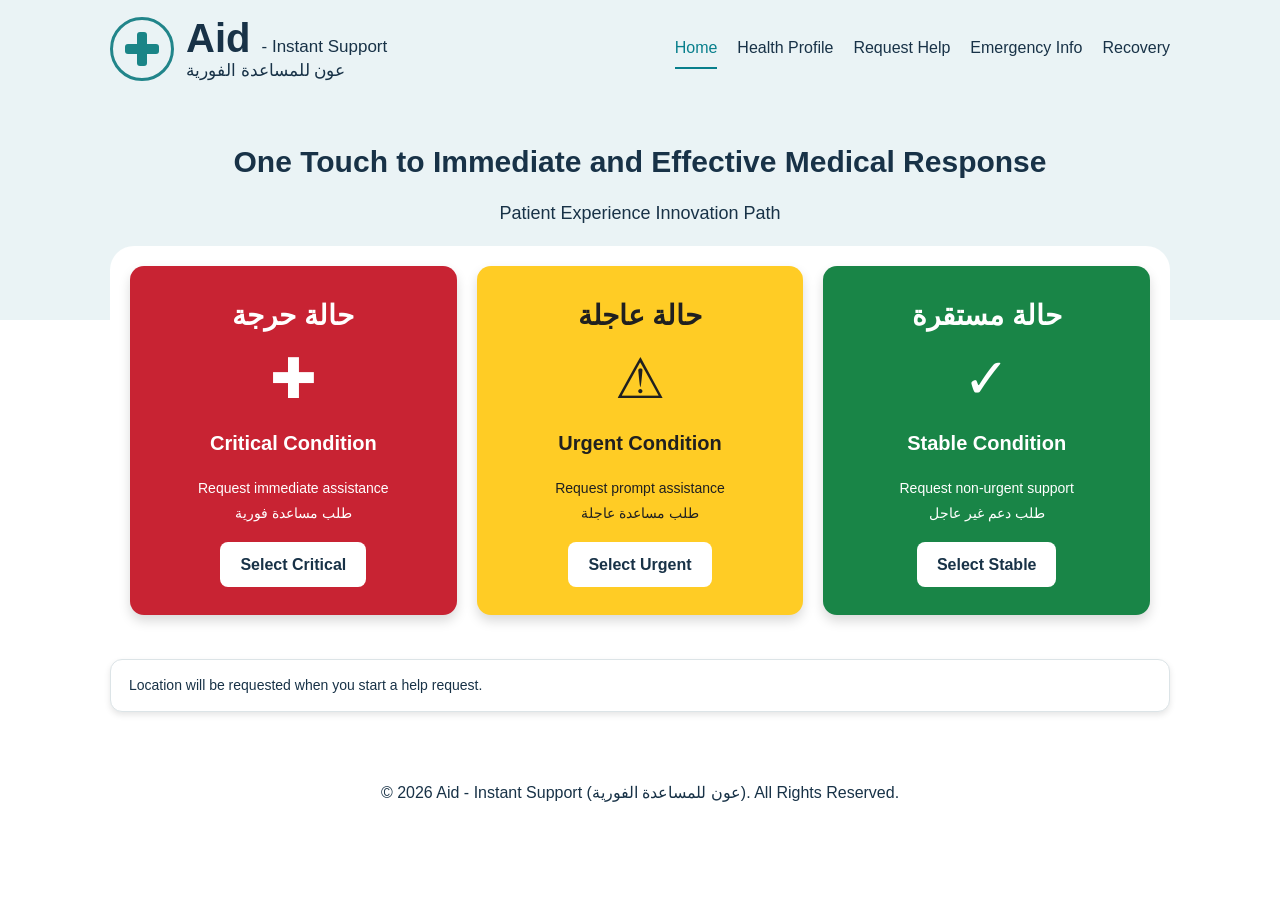
<file: index.html>
<!DOCTYPE html>
<html lang="en">
<head>
    <meta charset="UTF-8">
    <title>Aid | Home</title>
    
    <link rel="stylesheet" type="text/css" href="style.css">
</head>
    <body>
        <!-- Website name & navigation -->
        <header>
            <div class="brand">
                <span class="Logo" aria-hidden="true"></span>
                <h1>Aid <span>- Instant Support</span></h1>
                <p lang="ar" dir="rtl">عون للمساعدة الفورية</p>
            </div>

            <nav aria-label="Main navigation">
                <a href="index.html" aria-current="page">Home</a>
                <a href="profile.html">Health Profile</a>
                <a href="request.html">Request Help</a>
                <a href="Emergency Info.html">Emergency Info</a>
                <a href="recovery.html">Recovery</a>
            </nav>
        </header>

        <!-- Main homepage content. -->
        <main>
            <h2>One Touch to Immediate and Effective Medical Response</h2>
            <p class="Subtitle">
                Patient Experience Innovation Path
            </p>

            <!-- Three Conditions -->
            <section>
                <article class="Status Critical">
                    <h3 lang="ar">حالة حرجة</h3>
                    <span class="Icon" aria-hidden="true">✚</span>
                    <p>Critical Condition</p>
                    <p class="description">Request immediate assistance</p>
                    <p class="description" lang="ar">طلب مساعدة فورية</p>
                    <a href="request.html?status=critical">Select Critical</a>
                </article>

                <article class="Status Urgent">
                    <h3 lang="ar">حالة عاجلة</h3>
                    <span class="Icon" aria-hidden="true">⚠</span>
                    <p>Urgent Condition</p>
                    <p class="description">Request prompt assistance</p>
                    <p class="description" lang="ar">طلب مساعدة عاجلة</p>
                    <a href="request.html?status=urgent">Select Urgent</a>
                </article>

                <article class="Status Stable">
                    <h3 lang="ar">حالة مستقرة</h3>
                    <span class="Icon" aria-hidden="true">✓</span>
                    <p>Stable Condition</p>
                    <p class="description">Request non-urgent support</p>
                    <p class="description" lang="ar">طلب دعم غير عاجل</p>
                    <a href="request.html?status=stable">Select Stable</a>
                </article>
            </section>

            <div class="Request">
                <p class="Location">
                    Location will be requested when you start a help request.
                </p>
            </div>
        </main>

        <!-- Closing website info-->
        <footer>
            <p>&copy; 2026 Aid - Instant Support (<span lang="ar">عون للمساعدة الفورية</span>). All Rights Reserved.</p>
        </footer>
</body>
</html>
</file>
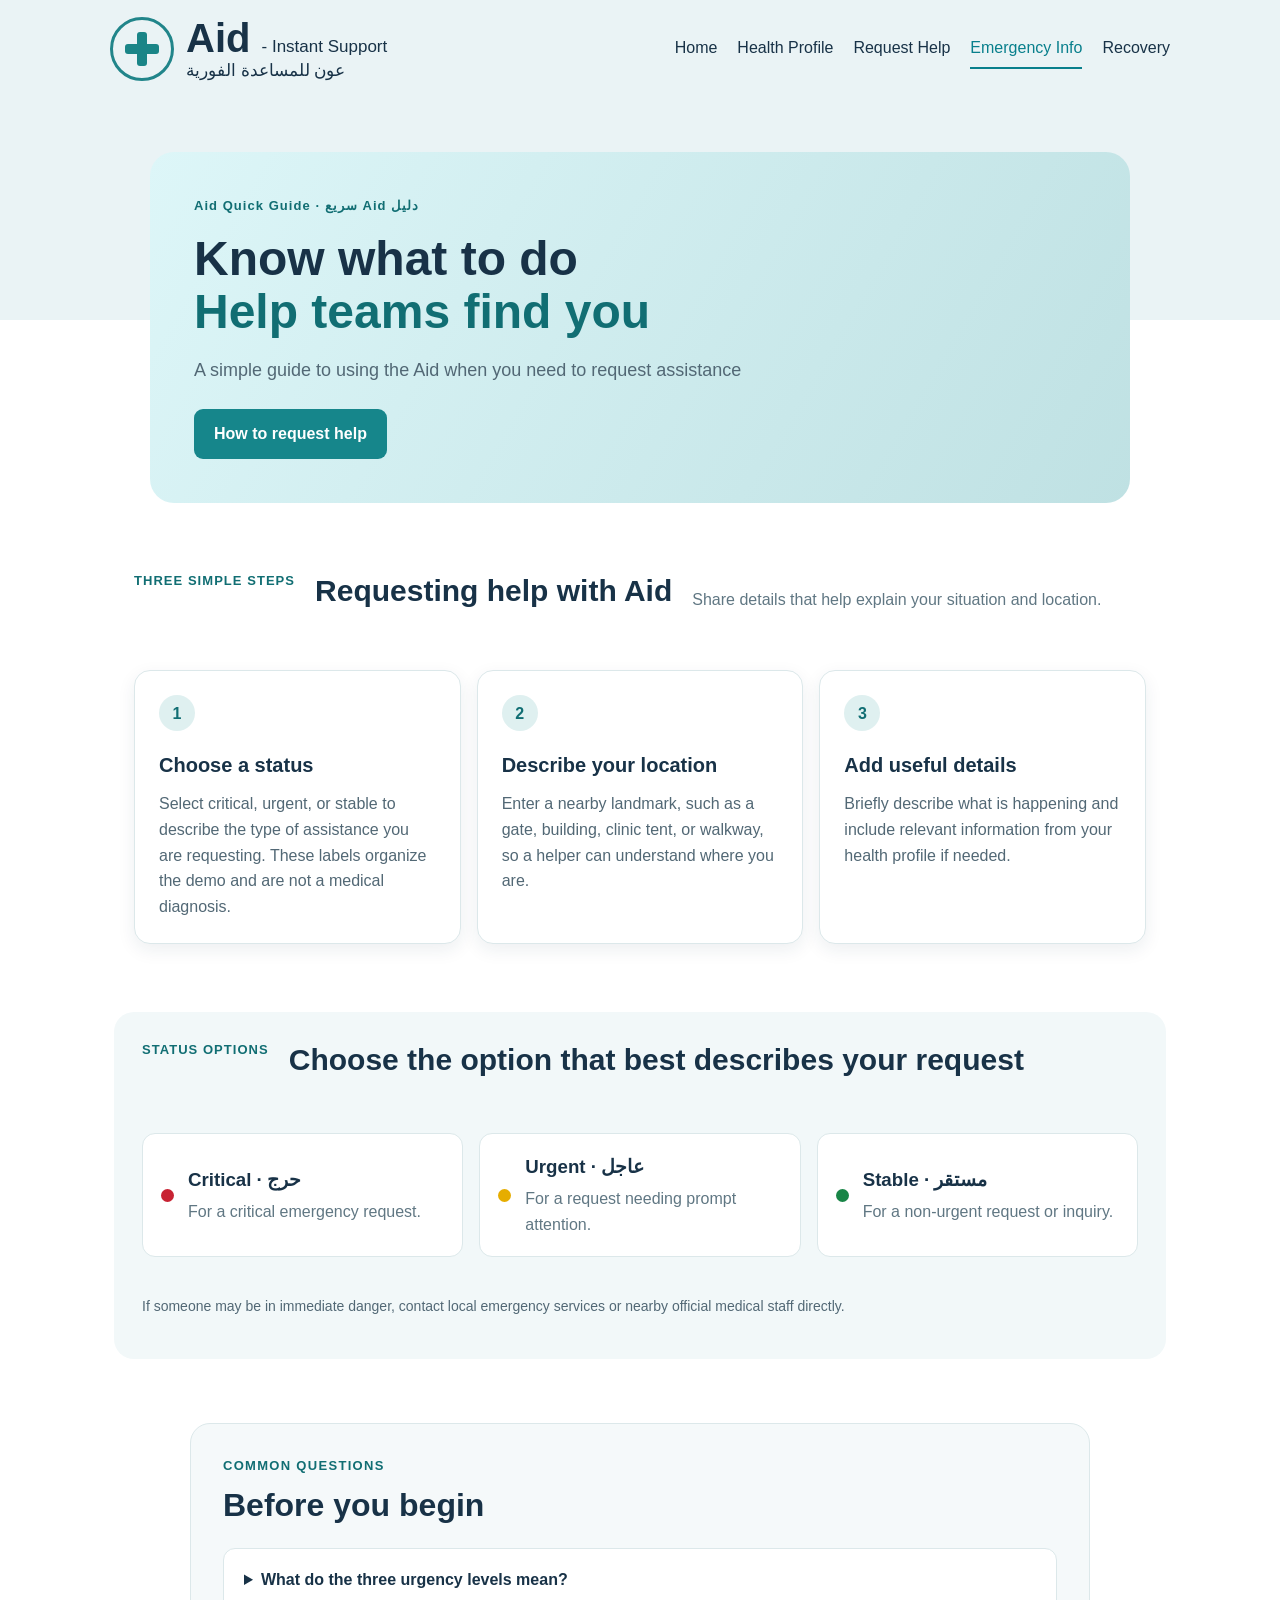
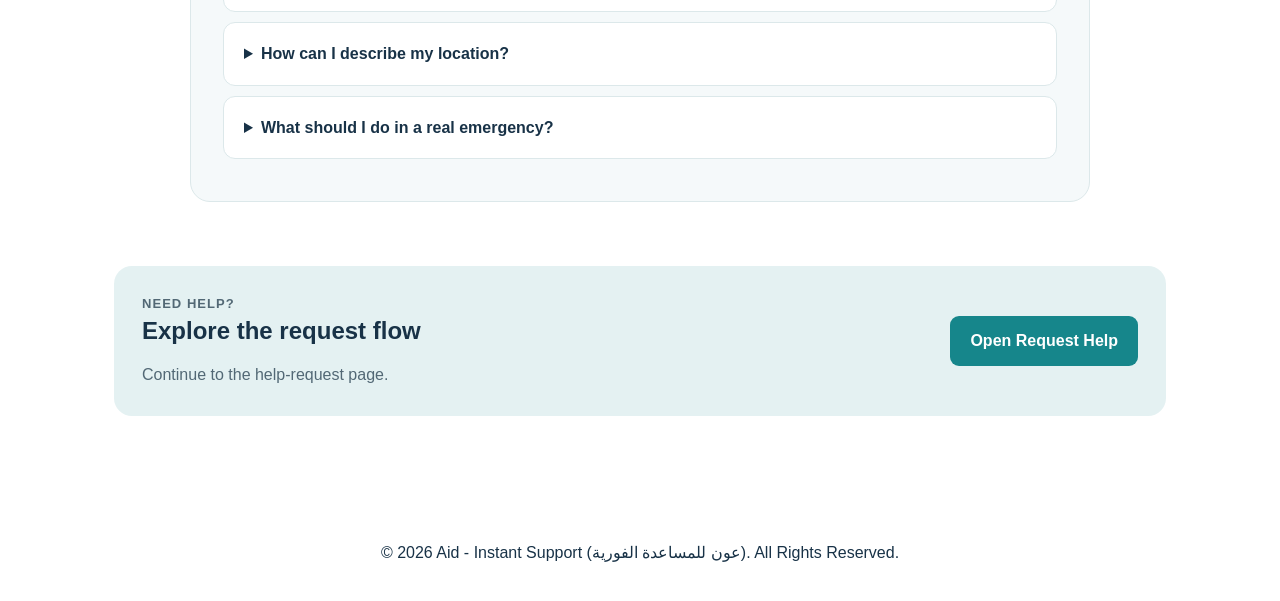
<file: Emergency Info.html>
<!DOCTYPE html>
<html lang="en">
    <head>
        <meta charset="UTF-8">
        <title>Aid | Emergency Info</title>
    
        <link rel="stylesheet" type="text/css" href="style.css">
    </head>
    <body>
        <!-- Website name & navigation -->
        <header>
            <div class="brand">
                <span class="Logo" aria-hidden="true"></span>
                <h1>Aid <span>- Instant Support</span></h1>
                <p lang="ar" dir="rtl">عون للمساعدة الفورية</p>
            </div>

            <nav aria-label="Main navigation">
                <a href="index.html">Home</a>
                <a href="profile.html">Health Profile</a>
                <a href="request.html">Request Help</a>
                <a href="Emergency Info.html" aria-current="page">Emergency Info</a>
                <a href="recovery.html">Recovery</a>
            </nav>
        </header>

        <main class="Emergency">
            <section class="Info-A">
                <p class="Info-B">Aid Quick Guide · <span lang="ar">سريع Aid دليل</span></p>
                <h2>Know what to do <br><span>Help teams find you</span></h2>
                <p class="Info-C">A simple guide to using the Aid when you need to request assistance</p>
                <a class="Info-Button" href="#steps">How to request help</a>
            </section>

            <section class="Info-Section" id="steps">
                <p class="Info-B">THREE SIMPLE STEPS</p>
                <h2>Requesting help with Aid</h2>
                <p class="Info-Intro">
                    Share details that help explain your situation and location.
                </p>

                <div class="Info-Steps">
                    <article class="Card">
                        <span class="Number">1</span>
                        <h3>Choose a status</h3>
                        <p>
                            Select critical, urgent, or stable to describe the type of assistance
                            you are requesting. These labels organize the demo and are not a
                            medical diagnosis.
                        </p>
                    </article>

                    <article class="Card">
                        <span class="Number">2</span>
                        <h3>Describe your location</h3>
                        <p>
                            Enter a nearby landmark, such as a gate, building, clinic tent,
                            or walkway, so a helper can understand where you are.
                        </p>
                    </article>

                    <article class="Card">
                            <span class="Number">3</span>
                            <h3>Add useful details</h3>
                            <p>
                                Briefly describe what is happening and include relevant information
                                from your health profile if needed.
                            </p>
                    </article>
                </div>
            </section>

            <section class="Section Statuses">
                <p class="Info-B">STATUS OPTIONS</p>
                <h2>Choose the option that best describes your request</h2>

                <div class="Status-Grid">
                    <article class="Info-Status Info-Critical">
                        <span class="Dot"></span>
                        <div>
                            <h3>Critical · حرج</h3>
                            <p>For a critical emergency request.</p>
                        </div>
                    </article>
                
                    <article class="Info-Status Info-Urgent">
                        <span class="Dot"></span>
                        <div>
                            <h3>Urgent · عاجل</h3>
                            <p>For a request needing prompt attention.</p>
                        </div>
                    </article>

                    <article class="Info-Status Info-Stable">
                        <span class="Dot"></span>
                        <div>
                            <h3>Stable · مستقر</h3>
                            <p>For a non-urgent request or inquiry.</p>
                        </div>
                    </article>
                </div>
                
                <p class="Small-Note">
                    If someone may be in immediate danger, contact local emergency services
                    or nearby official medical staff directly.
                </p>
            </section>
            
            <section class="Section FAQ">
                <p class="Info-B">COMMON QUESTIONS</p>
                <h2>Before you begin</h2>
                
                <details>
                    <summary>What do the three urgency levels mean?</summary>
                    <p>
                        Critical (red) is for life-threatening problems, like trouble breathing or heavy bleeding. <br>
                        Urgent (yellow) is for serious symptoms that are stable for now, like strong pain or a suspected fracture. <br>
                        Stable (green) is for minor symptoms.
                    </p>
                </details>

                <details>
                    <summary>How can I describe my location?</summary>
                    <p>
                        Use a recognizable nearby landmark, such as a gate, building,
                        clinic tent, or walkway. The prototype does not send GPS coordinates.
                    </p>
                </details>

                <details>
                    <summary>What should I do in a real emergency?</summary>
                    <p>
                        Call 998 for an ambulance or 999 for the police straight away. 
                        Aid is a prototype and does not contact emergency services.
                    </p>
                </details>
            </section>

            <section class="Closing" id="request">
                <div>
                    <p class="Info-B">NEED HELP?</p>
                    <h2>Explore the request flow</h2>
                    <p>Continue to the help-request page.</p>
                </div>

                <a class="Info-Button" href="request.html">Open Request Help</a>
            </section>
        </main>
        
        <footer>
            <p>&copy; 2026 Aid - Instant Support (<span lang="ar">عون للمساعدة الفورية</span>). All Rights Reserved.</p>        </footer>
    </body>
</html>
</file>
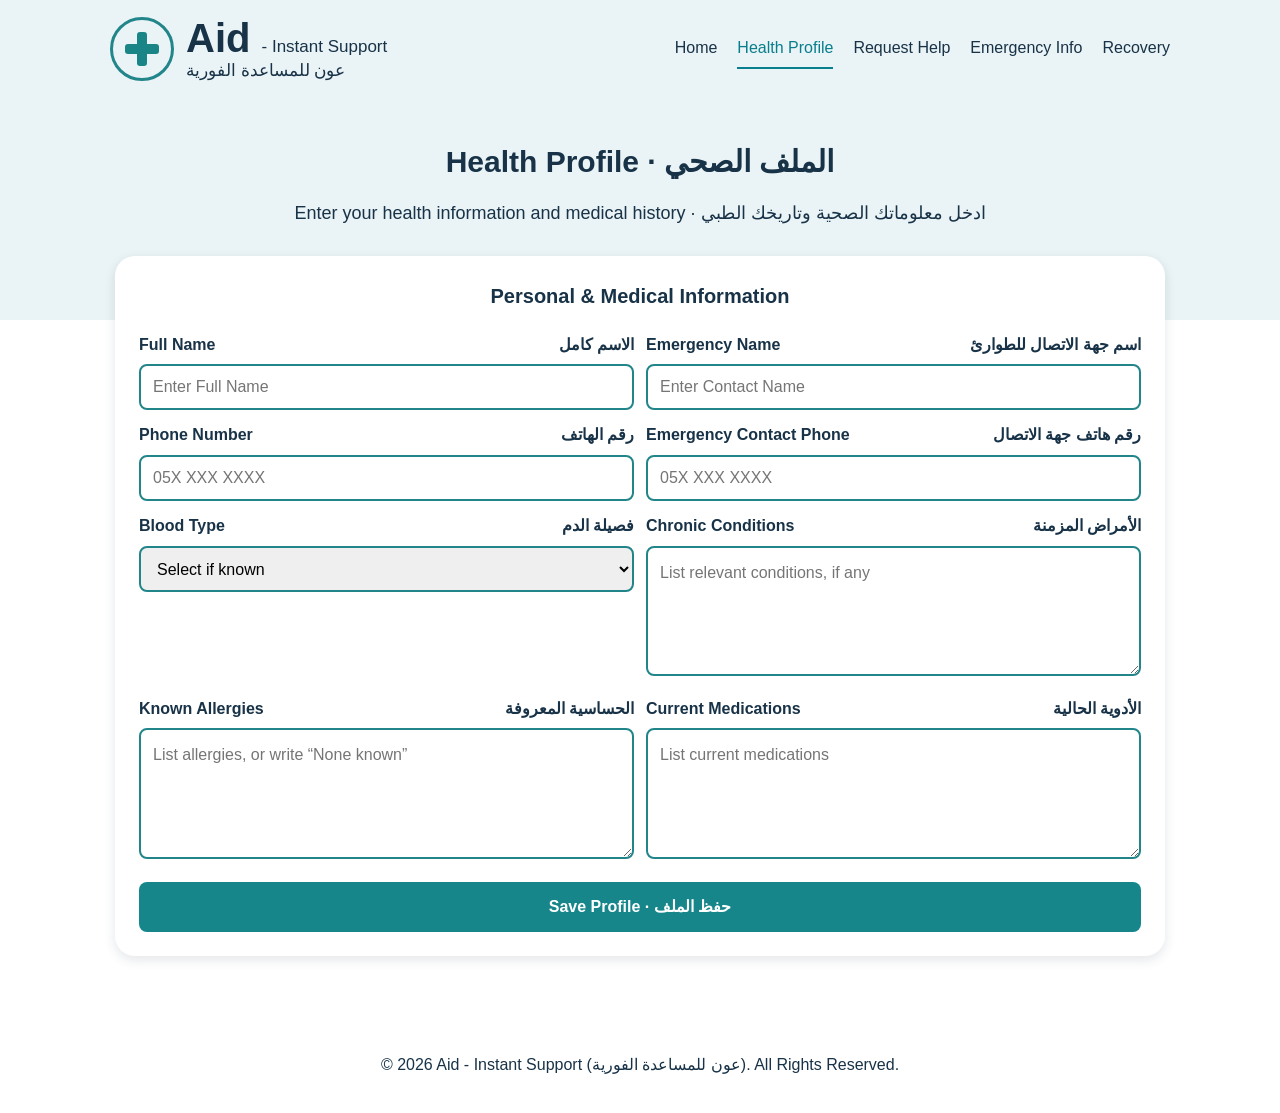
<file: profile.html>
<!DOCTYPE html>
<html>
    <head>
        <meta charset="UTF-8">
        <title>Aid | Health Profile</title>

        <link rel="stylesheet" type="text/css" href="style.css">
    </head>
    <body>
        <!-- Website name & navigation -->
        <header>
            <div class="brand">
                <span class="Logo" aria-hidden="true"></span>
                <h1>Aid <span>- Instant Support</span></h1>
                <p lang="ar" dir="rtl">عون للمساعدة الفورية</p>
            </div>

            <nav aria-label="Main navigation">
                <a href="index.html">Home</a>
                <a href="profile.html" aria-current="page">Health Profile</a>
                <a href="request.html">Request Help</a>
                <a href="Emergency Info.html">Emergency Info</a>
                <a href="recovery.html">Recovery</a>
            </nav>
        </header>

        <main>
            <h2>Health Profile · الملف الصحي</h2>
            <p>
                Enter your health information and medical history ·
                ادخل معلوماتك الصحية وتاريخك الطبي
            </p>

            <form id="Health-Profile-Form" novalidate>
                <h3>Personal &amp; Medical Information</h3>
                <div class="Grid">
                    <div class="Field">
                        <label for="Full-name">
                            Full Name
                            <span lang=ar>الاسم كامل</span>
                        </label>
                        <input type="text" id="Full-name" name="fullName" placeholder="Enter Full Name" required>
                    </div>

                    <div class="Field">
                        <label for="Contact-name">
                            Emergency Name
                            <span lang="ar">اسم جهة الاتصال للطوارئ</span>
                        </label>
                        <input type="text" id="Contact-name" name="contactName" placeholder="Enter Contact Name" required>
                    </div>
                </div>

                <div class="Grid">
                    <div class="Field">
                        <label for="Phone">
                            Phone Number
                            <span lang="ar">رقم الهاتف</span>
                        </label>
                        <input type="tel" id="Phone" name="phone" placeholder="05X XXX XXXX" required>
                    </div>

                    <div class="Field">
                        <label for="Contact-Phone">
                            Emergency Contact Phone
                            <span lang="ar">رقم هاتف جهة الاتصال</span>
                        </label>
                        <input type="tel" id="Contact-Phone" name="contactPhone" placeholder="05X XXX XXXX" required>
                    </div>
                </div>

                <div class="Grid">
                    <div class="Field">
                        <label for="Blood-Type">Blood Type <span lang="ar">فصيلة الدم</span></label>
                        <select id="Blood-Type" name="bloodType" required>
                            <option value="">Select if known</option>
                            <option value="a-positive">A+</option>
                            <option value="a-negative">A-</option>
                            <option value="b-positive">B+</option>
                            <option value="b-negative">B-</option>
                            <option value="ab-positive">AB+</option>
                            <option value="ab-negative">AB-</option>
                            <option value="o-positive">O+</option>
                            <option value="o-negative">O-</option>
                            <option value="unknown">Unknown</option>
                        </select>
                    </div>

                    <div class="Field">
                        <label for="Conditions">
                            Chronic Conditions 
                            <span lang="ar">الأمراض المزمنة</span>
                        </label>
                        <textarea id="Conditions" name="conditions" rows="4" placeholder="List relevant conditions, if any"></textarea>
                    </div>
                </div>

                <div class="Grid">
                    <div class="Field">
                        <label for="Allergies">
                            Known Allergies
                            <span lang="ar">الحساسية المعروفة</span>
                        </label>
                        <textarea id="Allergies" name="allergies" rows="4" placeholder="List allergies, or write “None known”"></textarea>
                    </div>

                    <div class="Field">
                        <label for="Medications">
                            Current Medications 
                            <span lang="ar"> الأدوية الحالية</span>
                        </label>
                        <textarea id="Medications" name="medications" rows="4" placeholder="List current medications"></textarea>
                    </div>
                </div>

                <p id="Profile-Message" aria-live="polite"></p>
                <button type="submit">Save Profile · حفظ الملف</button>
            </form>
        </main>

        <footer>
            <p>&copy; 2026 Aid - Instant Support (<span lang="ar">عون للمساعدة الفورية</span>). All Rights Reserved.</p>
        </footer>

        <script src="profile.js"></script>
    </body>
</html>
</file>
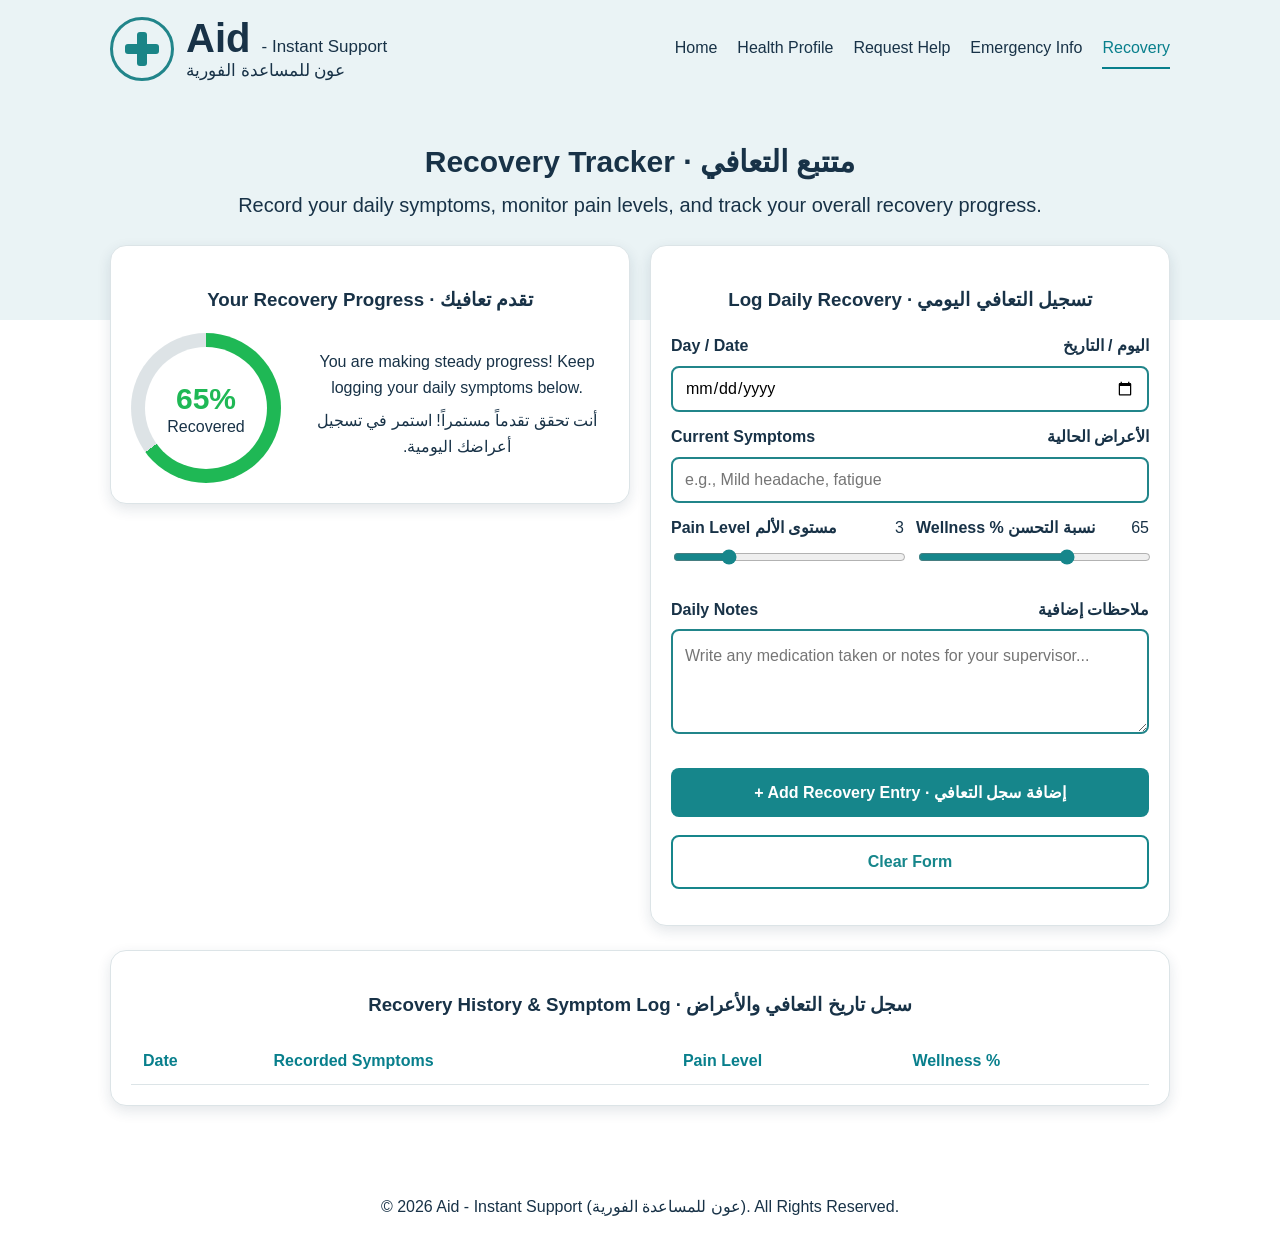
<file: recovery.html>
<!DOCTYPE html>
<html>
    <head>
        <meta charset="UTF-8">
        <title>Aid | Recovery</title>

        <link rel="stylesheet" type="text/css" href="style.css">
    </head>
    <body>
        <!-- Website name & navigation -->
        <header>
            <div class="brand">
                <span class="Logo" aria-hidden="true"></span>
                <h1>Aid <span>- Instant Support</span></h1>
                <p lang="ar" dir="rtl">عون للمساعدة الفورية</p>
            </div>

            <nav aria-label="Main navigation">
                <a href="index.html">Home</a>
                <a href="profile.html">Health Profile</a>
                <a href="request.html">Request Help</a>
                <a href="Emergency Info.html">Emergency Info</a>
                <a href="recovery.html" aria-current="page">Recovery</a>
            </nav>
        </header>

        <main>
            <h2>Recovery Tracker · <span lang="ar">متتبع التعافي</span></h2>
            <p class="subtitle">Record your daily symptoms, monitor pain levels, and track your overall recovery progress.</p>

            <div class="Recovery">
                <!-- Progress ring (JS sets the number) -->
                <div class="Panel">
                    <h3>Your Recovery Progress · <span lang="ar">تقدم تعافيك</span></h3>
                    <div class="Progress">
                        <div class="Ring" id="ring">
                            <span><strong id="ringText">65%</strong>Recovered</span>
                        </div>
                        <div>
                            <p>You are making steady progress! Keep logging your daily symptoms below.</p>
                            <p lang="ar" dir="rtl">أنت تحقق تقدماً مستمراً! استمر في تسجيل أعراضك اليومية.</p>
                        </div>
                    </div>
                </div>

                <!-- Log form -->
                <div class="Panel">
                    <h3>Log Daily Recovery · <span lang="ar">تسجيل التعافي اليومي</span></h3>

                    <form id="recoveryForm" novalidate>
                        <div class="Field">
                            <label for="entryDate"><span>Day / Date</span> <span lang="ar">اليوم / التاريخ</span></label>
                            <input type="date" id="entryDate" name="entryDate" required>
                        </div>

                        <div class="Field">
                            <label for="symptomInput"><span>Current Symptoms</span> <span lang="ar">الأعراض الحالية</span></label>
                            <input type="text" id="symptomInput" name="symptoms" list="commonSymptoms"
                                   placeholder="e.g., Mild headache, fatigue" required>
                            <datalist id="commonSymptoms">
                                <option value="Mild headache">
                                <option value="Fatigue and weakness">
                                <option value="Fever subsided">
                                <option value="Sore throat">
                                <option value="Muscle soreness">
                                <option value="Feeling fully recovered">
                            </datalist>
                        </div>

                        <div class="Grid">
                            <div class="Field">
                                <label for="painLevel">
                                    <span>Pain Level <span lang="ar">مستوى الألم</span></span>
                                    <output id="painOutput">3</output>
                                </label>
                                <input type="range" id="painLevel" name="painLevel" min="1" max="10" step="1" value="3">
                            </div>

                            <div class="Field">
                                <label for="wellnessRange">
                                    <span>Wellness % <span lang="ar">نسبة التحسن</span></span>
                                    <output id="wellnessOutput">65</output>
                                </label>
                                <input type="range" id="wellnessRange" name="wellnessRange" min="0" max="100" step="5" value="65">
                            </div>
                        </div>

                        <div class="Field">
                            <label for="recoveryNotes"><span>Daily Notes</span> <span lang="ar">ملاحظات إضافية</span></label>
                            <textarea id="recoveryNotes" name="recoveryNotes" rows="3"
                                      placeholder="Write any medication taken or notes for your supervisor..."></textarea>
                        </div>

                        <div class="Buttons">
                            <button type="submit">+ Add Recovery Entry · <span lang="ar">إضافة سجل التعافي</span></button>
                            <button type="reset" class="Secondary">Clear Form</button>
                        </div>

                        <p class="feedback" id="formMessage" role="status" aria-live="polite"></p>
                    </form>
                </div>
            </div>

            <!-- History table (JS fills the rows) -->
            <div class="Panel">
                <h3>Recovery History &amp; Symptom Log · <span lang="ar">سجل تاريخ التعافي والأعراض</span></h3>

                <div class="TableWrap">
                    <table>
                        <thead>
                            <tr>
                                <th>Date</th>
                                <th>Recorded Symptoms</th>
                                <th>Pain Level</th>
                                <th>Wellness %</th>
                            </tr>
                        </thead>
                        <tbody id="historyBody"></tbody>
                    </table>
                </div>
            </div>
        </main>

        <footer>
            <p>&copy; 2026 Aid - Instant Support (<span lang="ar">عون للمساعدة الفورية</span>). All Rights Reserved.</p>
        </footer>

        <script src="recovery.js"></script>
    </body>
</html>
</file>
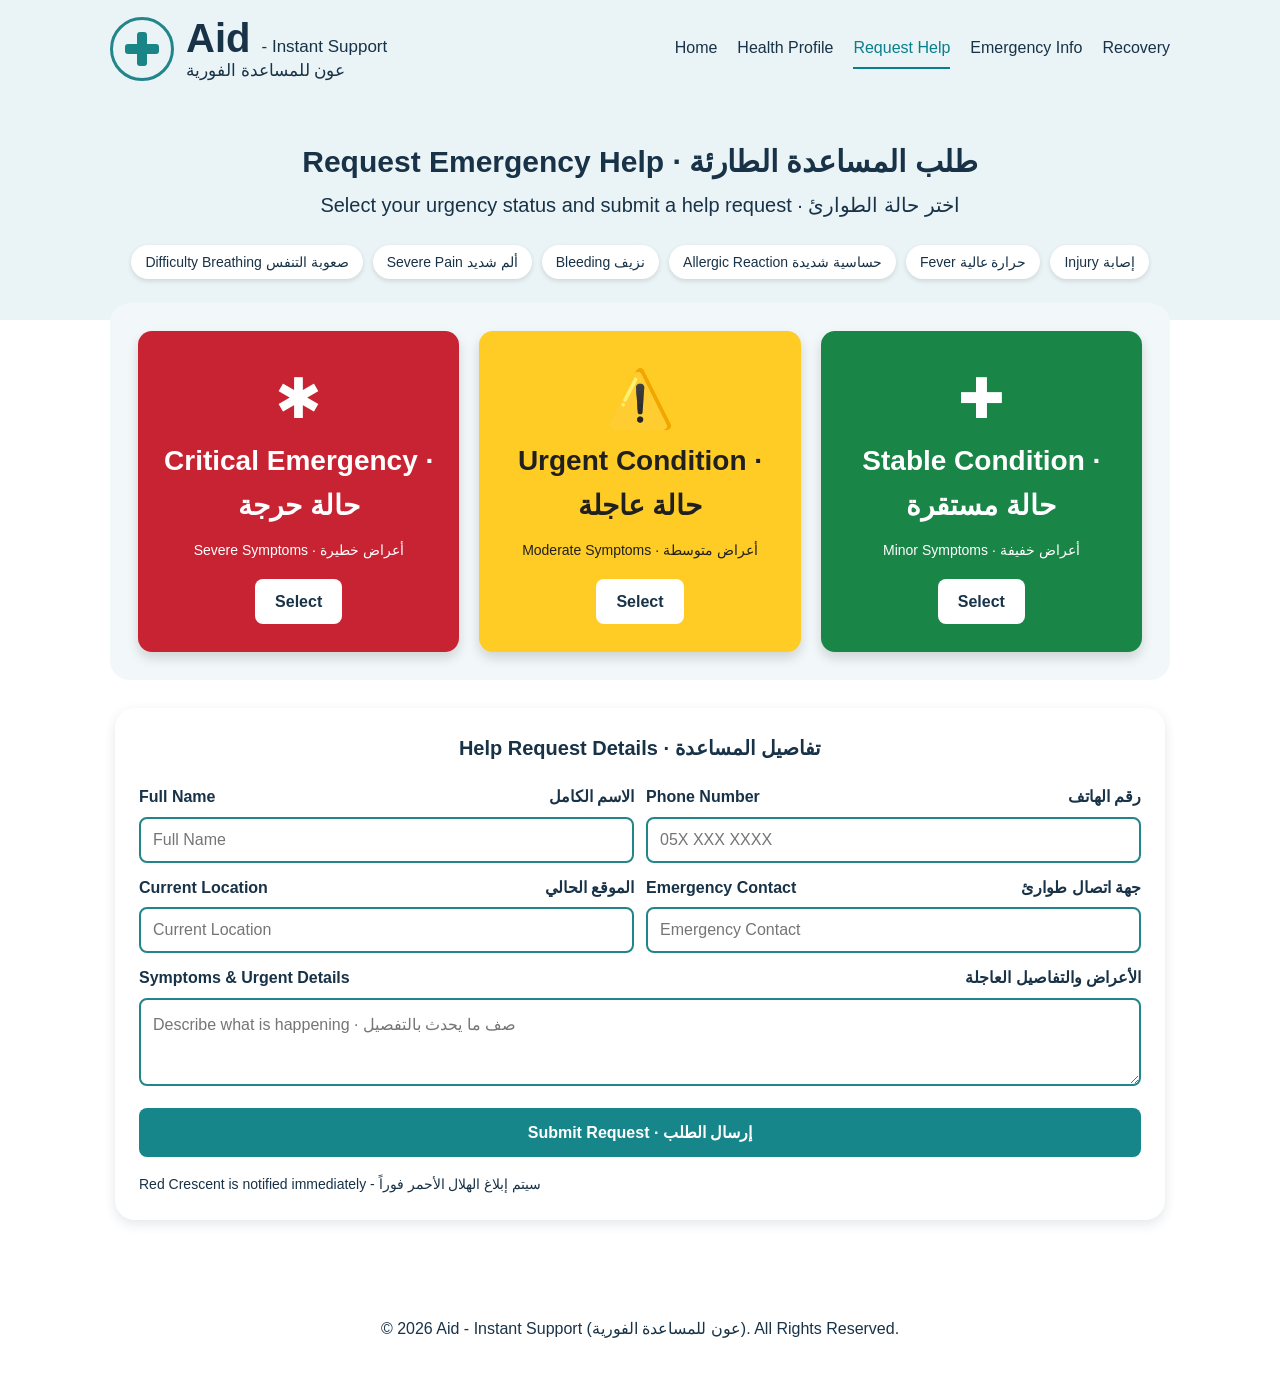
<file: request.html>
<!DOCTYPE html>
<html>
    <head>
        <meta charset="UTF-8">
        <title>Aid | Request Help</title>

        <link rel="stylesheet" type="text/css" href="style.css">
    </head>
    <body>
        <!-- Website name & navigation -->
        <header>
            <div class="brand">
                <span class="Logo" aria-hidden="true"></span>
                <h1>Aid <span>- Instant Support</span></h1>
                <p lang="ar" dir="rtl">عون للمساعدة الفورية</p>
            </div>

            <nav aria-label="Main navigation">
                <a href="index.html">Home</a>
                <a href="profile.html">Health Profile</a>
                <a href="request.html" aria-current="page">Request Help</a>
                <a href="Emergency Info.html">Emergency Info</a>
                <a href="recovery.html">Recovery</a>
            </nav>
        </header>

        <main>
            <h2>Request Emergency Help · <span lang="ar">طلب المساعدة الطارئة</span></h2>
            <p class="subtitle">Select your urgency status and submit a help request · <span lang="ar">اختر حالة الطوارئ</span></p>

            <ul class="Chips">
                <li><button type="button">Difficulty Breathing <span lang="ar">صعوبة التنفس</span></button></li>
                <li><button type="button">Severe Pain <span lang="ar">ألم شديد</span></button></li>
                <li><button type="button">Bleeding <span lang="ar">نزيف</span></button></li>
                <li><button type="button">Allergic Reaction <span lang="ar">حساسية شديدة</span></button></li>
                <li><button type="button">Fever <span lang="ar">حرارة عالية</span></button></li>
                <li><button type="button">Injury <span lang="ar">إصابة</span></button></li>
            </ul>

            <div class="Statuses">
                <div class="Status Critical">
                    <span class="Icon" aria-hidden="true">✱</span>
                    <h3>Critical Emergency · <span lang="ar">حالة حرجة</span></h3>
                    <p class="description">Severe Symptoms · <span lang="ar">أعراض خطيرة</span></p>
                    <a href="#Help" data-status="Critical Emergency">Select</a>
                </div>

                <div class="Status Urgent">
                    <span class="Icon" aria-hidden="true">⚠️</span>
                    <h3>Urgent Condition · <span lang="ar">حالة عاجلة</span></h3>
                    <p class="description">Moderate Symptoms · <span lang="ar">أعراض متوسطة</span></p>
                    <a href="#Help" data-status="Urgent Condition">Select</a>
                </div>

                <div class="Status Stable">
                    <span class="Icon" aria-hidden="true">✚</span>
                    <h3>Stable Condition · <span lang="ar">حالة مستقرة</span></h3>
                    <p class="description">Minor Symptoms · <span lang="ar">أعراض خفيفة</span></p>
                    <a href="#Help" data-status="Stable Condition">Select</a>
                </div>
            </div>

            <!-- Help request form -->
            <form id="Help" novalidate>
                <h3>Help Request Details · <span lang="ar">تفاصيل المساعدة</span></h3>

                <input type="hidden" id="status" name="status" value="">

                <div class="Grid">
                    <div class="Field">
                        <label for="fullname">
                            <span>Full Name</span> <span lang="ar">الاسم الكامل</span>
                        </label>
                        <input type="text" id="fullname" name="fullname" placeholder="Full Name" required>
                    </div>

                    <div class="Field">
                        <label for="phone">
                            Phone Number<span lang="ar">رقم الهاتف</span>
                        </label>
                        <input type="tel" id="phone" name="phone" placeholder="05X XXX XXXX" required>
                    </div>

                    <div class="Field">
                        <label for="location">
                            Current Location
                            <span lang="ar">الموقع الحالي</span>
                        </label>
                        <input type="text" id="location" name="location" placeholder="Current Location" required>
                    </div>

                    <div class="Field">
                        <label for="contact">
                            Emergency Contact
                            <span lang="ar">جهة اتصال طوارئ</span>
                        </label>
                        <input type="tel" id="contact" name="contact" placeholder="Emergency Contact" required>
                    </div>

                    <div class="Field Wide">
                        <label for="details">
                            Symptoms &amp; Urgent Details
                            <span lang="ar">الأعراض والتفاصيل العاجلة</span>
                        </label>
                        <textarea id="details" name="details" placeholder="Describe what is happening · صف ما يحدث بالتفصيل" required></textarea>
                    </div>
                </div>

                <button type="submit">Submit Request · <span lang="ar">إرسال الطلب</span></button>

                <p class="feedback" id="feedback" role="status" aria-live="polite"></p>

                <div class="Request">
                    <p>
                        Red Crescent is notified immediately - 
                        <span lang="ar">سيتم إبلاغ الهلال الأحمر فوراً</span>
                    </p>
                </div>
            </form>
        </main>

        <footer>
            <p>&copy; 2026 Aid - Instant Support (<span lang="ar">عون للمساعدة الفورية</span>). All Rights Reserved.</p>        </footer>
    </body>
</html>
</file>
<file: style.css>
* {
    box-sizing: border-box;
}

/*Basic appearance of the entire page. */
body {
    margin: 0;
    font-family: Arial, sans-serif;
    font-size: 16px;
    line-height: 1.6;
    color: #183247;
    background-color: white;
    background-image: linear-gradient(
        to bottom,
        #eaf3f5 0,
        #eaf3f5 320px,
        white 320px,
        white 100%
    );
    background-repeat: no-repeat;
    min-height: 100vh;
}

/*Logo*/
.brand {
    display: grid;
    grid-template-columns: auto 1fr;
    column-gap: 12px;
    align-items: center;
}

.brand .Logo {
    grid-row: 1 / 3;
}

.brand h1 {
    font-size: 40px;
    line-height: 1.1;
}

.brand h1 span {
    font-size: 17px;
}

.brand p {
    font-size: 17px;
    line-height: 1.3;
}

.Logo {
    position: relative;
    flex-shrink: 0;
    width: 64px;
    height: 64px;
    border: 3px solid #21858a;
    border-radius: 50%;
}

.Logo::before,
.Logo::after {
    content: "";
    position: absolute;
    top: 50%;
    left: 50%;
    background-color: #1a8587;
    border-radius: 3px;
    transform: translate(-50%, -50%);
}

.Logo::before {
    width: 34px;
    height: 10px;
}

.Logo::after {
    width: 10px;
    height: 34px;
}

/* Header styles */
header {
    display: flex;
    justify-content: space-between;
    align-items: center;
    gap: 24px;
    max-width: 1100px;
    margin: 0 auto;
    padding: 16px 20px;
}

header h1 {
    margin: 0;
    font-size: 32px;
}

header h1 span {
    font-size: 16px;
    font-weight: normal;
}

header p {
    margin: 0;
    font-size: 14px;
    text-align: left;
}

/* Navigation styles */
nav {
    display: flex;
    flex-wrap: wrap;
    gap: 20px;
}

nav a {
    color: #183247;
    text-decoration: none;
    padding: 6px 0;
    border-bottom: 2px solid transparent;
}

nav a:hover,
nav a[aria-current="page"] {
    color: #087f8c;
    border-bottom-color: #087f8c;
}

/*==================================================*/
/* Main content styles */
main {
    max-width: 1100px;
    margin: 0 auto;
    padding: 32px 20px;
    text-align: center;
}

main h2 {
    margin: 0 0 8px;
    font-size: 24px;
    line-height: 1.3;
}

main section {
    display: flex;
    flex-wrap: wrap;;
    gap: 20px;
    margin: 0 0 24px;
    padding: 20px;
    background-color: white;
    border-radius: 24px;
}

.subtitle {
    margin: 0 0 24px;
    font-size: 20px;
}

.Icon {
    display: block;
    margin: 12px 0;
    font-size: 56px;
    line-height: 1;
}

.Status {
    flex: 1 1 240px;
    padding: 28px 20px;
    border-radius: 14px;
    box-shadow: 0 6px 12px rgba(0, 0, 0, 0.15);
}

.Status h3 {
    margin: 0 0 12px;
    font-size: 28px;
}

.Status p {
    font-size: 20px;
    font-weight: bold;
}

.Status .description {
    margin: 6px 0;
    font-size: 14px;
    font-weight: normal;
    line-height: 1.4;
}

/* Condition Colors */
.Critical {
    background-color: #c82333;
    color: white;
}

.Urgent {
    background-color: #ffcc25;
    color: #202020;
}

.Stable {
    background-color: #198547;
    color: white;
}

/* Links inside the condition boxes */
.Status a {
    display: inline-block;
    margin-top: 12px;
    padding: 10px 20px;
    background-color: white;
    color: #183247;
    text-decoration: none;
    font-weight: bold;
    border-radius: 8px; 
}

.Status a:hover {
    background-color: #eaf3f5;
}

.Status a:focus-visible {
    outline: 3px solid #183247;
    outline-offset: 3px;
}

/* Information strip below the cards */
.Request {
    display: flex;
    align-items: center;
    justify-content: space-between;
    gap: 24px;
    padding: 14px 18px;
    background-color: white;
    border: 1px solid #dce4e7;
    border-radius: 12px;
    box-shadow: 0 3px 6px rgba(0, 0, 0, 0.1);
    text-align: left;
}

.Request p {
    margin: 0;
    font-size: 14px;
}

.Location {
    flex: 1;
}

.Request p:last-child {
    flex: 2;
}

/* Footer styles */
footer {
    padding: 20px 40px;
    text-align: center;
    color: #183247;
}

/*==================================================*/
/* Health Profile Page */
main > h2 {
    margin-top: 12px;
    font-size: 30px;
}

main > p {
    font-size: 18px;
}

form {
    max-width: 1050px;
    margin: 28px auto;
    padding: 24px;
    text-align: left;
    background-color: white;
    border-radius: 20px;
    box-shadow: 0 4px 12px rgba(24, 50, 71, 0.12);
}

form h3 {
    margin-bottom: 20px;
    margin-top: 0;
    text-align: center;
    font-size: 20px;
}

.Grid {
    display: grid;
    grid-template-columns: 1fr 1fr;
    gap: 12px;
    margin-bottom: 12px;
    align-items: start;
}

.Field label {
    display: block;
    margin-bottom: 7px;
    font-weight: bold;
}

.Field input,
.Field select {
    height: 46px;
    width: 100%;
    padding: 12px;
    border: 2px solid #21858a;
    border-radius: 8px;
    font: inherit;
}

.Field textarea {
    min-height: 88px;
    width: 100%;
    padding: 12px;
    border: 2px solid #21858a;
    border-radius: 8px;
    font: inherit;
    resize: vertical;
}

.Notice {
    color: #526875;
    font-size: 14px;
}

form button {
    display: block;
    width: 100%;
    margin-top: 14px;
    padding: 12px 24px;
    border: 0;
    border-radius: 8px;
    background-color: #16868b;
    color: white;
    font: inherit;
    font-weight: bold;
    cursor: pointer;
}

form button:hover {
    background-color: #116e73;
}

.feedback {
    margin-top: 12px;
    font-weight: bold;
}

.feedback.success {
    color: #16864d;
}

.feedback.error {
    color: #c92335;
}

/*==================================================*/
/*Request Help Page*/
.Chips {
    display: flex;
    flex-wrap: wrap;
    justify-content: center;
    gap: 10px;
    margin: 0 0 24px;
    padding: 0;
    list-style: none;
}

.Chips button {
    padding: 6px 14px;
    border: 0;
    border-radius: 999px;
    background-color: white;
    color: #183247;
    font: inherit;
    font-size: 14px;
    cursor: pointer;
    box-shadow: 0 2px 5px rgba(0, 0, 0, 0.12);
}

.Chips button:hover {
    background-color: #eaf3f5;
}

.Statuses {
    display: flex;
    flex-wrap: wrap;
    gap: 20px;
    margin: 0 0 24px;
}

.Status.selected {
    outline: 4px solid #183247;
    outline-offset: 3px;
}

.Field label {
    display: flex;
    justify-content: space-between;
    gap: 12px;
}

.Field.Wide {
    grid-column: 1 / -1;
}

form .Request {
    margin-top: 16px;
    box-shadow: none;
    border: 0;
    padding: 0;
}

/*==================================================*/
/*Emergency Info Page*/
.Emergency {
    max-width: 1100px;
    margin: 0 auto;
    padding: 30px 24px 64px;
    text-align: left;
}

.Emergency .Info-A {
    display: block;
    max-width: 980px;
    margin: 24px auto 48px;
    padding: 44px;
    border-radius: 24px;
    background: linear-gradient(120deg, #ddf6f8, #bfe1e3);
}

.Emergency .Info-A .Info-B {
    display: block;
    margin: 0 0 16px;
    color: #116e73;
    font-size: 13px;
    font-weight: bold;
    letter-spacing: 0.08em;
}

.Emergency .Info-A h2 {
    max-width: 820px;
    margin: 0 0 18px;
    color: #183247;
    font-size: 48px;
    line-height: 1.1;
}

.Emergency .Info-A h2 span {
    color: #116e73;
}

.Emergency .Info-A .Info-C {
    display: block;
    max-width: 620px;
    margin: 0 0 24px;
    color: #526875;
    font-size: 18px;
}

.Emergency .Info-A .Info-Button {
    display: inline-block;
}

.Info-A {
    margin: 20px 0 48px;
    padding: 48px;
    border-radius: 24px;
    background: linear-gradient(120deg, #e4f1f2, #f7fbfb);
}

.Info-A h2 {
    margin: 0 0 16px;
    color: #183247;
    font-size: clamp(36px, 5vw, 58px);
    line-height: 1.1;
}

.Info-A h2 span {
    color: #116e73;
}

.Info-B {
    margin: 0 0 12px;
    color: #116e73;
    font-size: 13px;
    font-weight: bold;
    letter-spacing: 0.08em;
}

.Info-C {
    max-width: 600px;
    margin-bottom: 24px;
    color: #526875;
    font-size: 18px;
}

.Info-Button {
    display: inline-block;
    padding: 12px 20px;
    border-radius: 9px;
    background-color: #16868b;
    color: white;
    font-weight: bold;
    text-decoration: none;
}

.Info-Button:hover {
    background-color: #116e73;
}

.Info-Section,
.Section {
    margin-top: 48px;
}

.Info-Section h2,
.Section h2 {
    margin: 0 0 12px;
    color: #183247;
    font-size: 30px;
}

.Info-Intro {
    color: #607783;
}

.Info-Steps,
.Status-Grid {
    display: grid;
    grid-template-columns: repeat(3, minmax(0, 1fr));
    gap: 16px;
    margin-top: 22px;
}

.Card {
    padding: 24px;
    border: 1px solid #dce8ea;
    border-radius: 16px;
    background-color: white;
    box-shadow: 0 6px 18px rgba(24, 50, 71, 0.08);
}

.Number {
    width: 36px;
    height: 36px;
    display: grid;
    place-items: center;
    margin-bottom: 18px;
    border-radius: 50%;
    background-color: #dff0f0;
    color: #116e73;
    font-weight: bold;
}

.Card h3 {
    margin: 0 0 10px;
    color: #183247;
    font-size: 20px;
}

.Card p {
    margin: 0;
    color: #526875;
    line-height: 1.6;
}

.Statuses {
    padding: 28px;
    border-radius: 20px;
    background-color: #f2f8f9;
}

.Info-Status {
    display: flex;
    align-items: center;
    gap: 14px;
    padding: 18px;
    border: 1px solid #dce8ea;
    border-radius: 13px;
    background-color: white;
}

.Info-Status h3 {
    margin: 0 0 4px;
}

.Info-Status p {
    margin: 0;
    color: #607783;
}

.Dot {
    width: 13px;
    height: 13px;
    flex: none;
    border-radius: 50%;
}

.Info-Critical .Dot {
    background-color: #c82333;
}

.Info-Urgent .Dot {
    background-color: #e6ad00;
}

.Info-Stable .Dot {
    background-color: #198547;
}

.Small-Note {
    margin-top: 18px;
    color: #526875;
    font-size: 14px;
}

.Section.FAQ {
    display: block;
    max-width: 900px;
    margin: 64px auto;
    padding: 32px;
    border: 1px solid #dce8ea;
    border-radius: 20px;
    background: #f5f9fa;
    text-align: left;
}

.FAQ .Info-B {
    margin: 0 0 8px;
    color: #116e73;
    font-size: 13px;
    font-weight: bold;
    letter-spacing: 0.1em;
}

.FAQ h2 {
    margin: 0 0 22px;
    color: #183247;
    font-size: 32px;
}

.FAQ details {
    margin: 10px 0;
    padding: 18px 20px;
    border: 1px solid #dce8ea;
    border-radius: 12px;
    background: white;
    transition: box-shadow 0.2s ease;
}

.FAQ summary {
    color: #183247;
    font-weight: bold;
    cursor: pointer;
}

.FAQ details p {
    margin: 12px 0 0;
    color: #526875;
}

.Closing {
    display: flex;
    justify-content: space-between;
    align-items: center;
    gap: 24px;
    margin-top: 48px;
    padding: 28px;
    border-radius: 18px;
    background-color: #e4f1f2;
}

.Closing h2 {
    margin-bottom: 8px;
}

.Closing p {
    margin-bottom: 0;
    color: #526875;
}

/*==================================================*/
/*Recovery Tracker*/
.Recovery {
    display: grid;
    grid-template-columns: 1fr 1fr;
    gap: 20px;
    align-items: start;
    margin-bottom: 24px;
}

.Recovery .Panel {
    margin: 0;
}

.Progress {
    display: flex;
    align-items: center;
    gap: 24px;
}

.Progress p {
    margin: 0 0 8px;
}

.Ring {
    --value: 65;
    position: relative;
    display: grid;
    place-items: center;
    flex-shrink: 0;
    width: 150px;
    height: 150px;
    border-radius: 50%;
    background: conic-gradient(#1fb855 calc(var(--value) * 1%), #dde3e6 0);
}

.Ring::before {
    content: "";
    position: absolute;
    inset: 14px;
    border-radius: 50%;
    background-color: white;
}

.Ring span {
    position: relative;
    text-align: center;
    line-height: 1.2;
}

.Ring strong {
    display: block;
    font-size: 30px;
    color: #1fb855;
}

.Panel form {
    max-width: none;
    margin: 0;
    padding: 0;
    background-color: transparent;
    border-radius: 0;
    box-shadow: none;
}

.Panel form .Field {
    margin-bottom: 12px;
}

.Field input[type="range"] {
    height: auto;
    padding: 0;
    border: 0;
    accent-color: #16868b;
}

.Field output {
    font-weight: normal;
}

.Buttons {
    display: grid;
    grid-template-columns: 1fr;
    gap: 4px;
}

.Panel form button.Secondary {
    background-color: white;
    color: #16868b;
    border: 2px solid #16868b;
}

.Panel form button.Secondary:hover {
    background-color: #eaf3f5;
}

.TableWrap {
    overflow-x: auto;
}

.Panel table {
    width: 100%;
    border-collapse: collapse;
}

.Panel th,
.Panel td {
    padding: 10px 12px;
    text-align: left;
    border-bottom: 1px solid #dce4e7;
}

.Panel th {
    color: #087f8c;
}

.Panel {
    margin-bottom: 20px;
    padding: 20px;
    border: 1px solid #dce4e7;
    border-radius: 16px;
    background: white;
    box-shadow: 0 5px 14px rgba(24, 50, 71, 0.12);
}
/*==================================================*/
</file>
